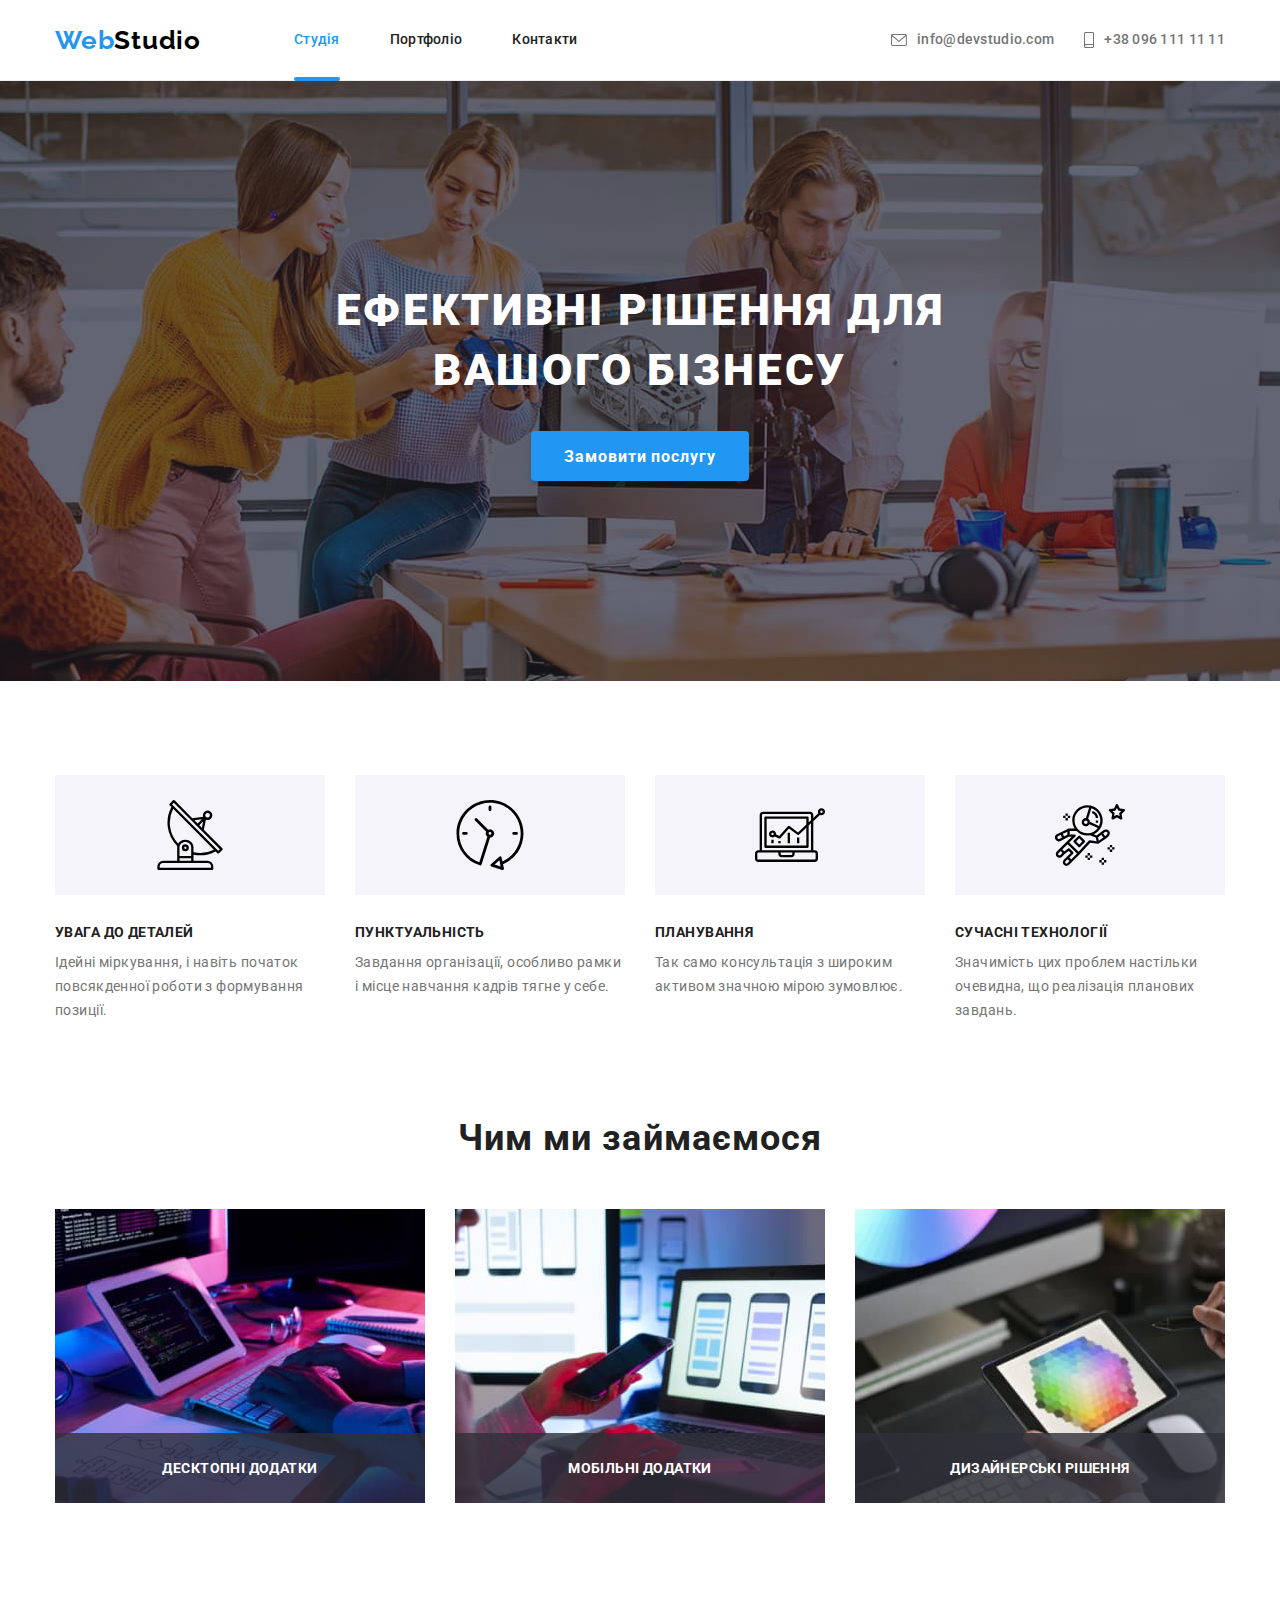
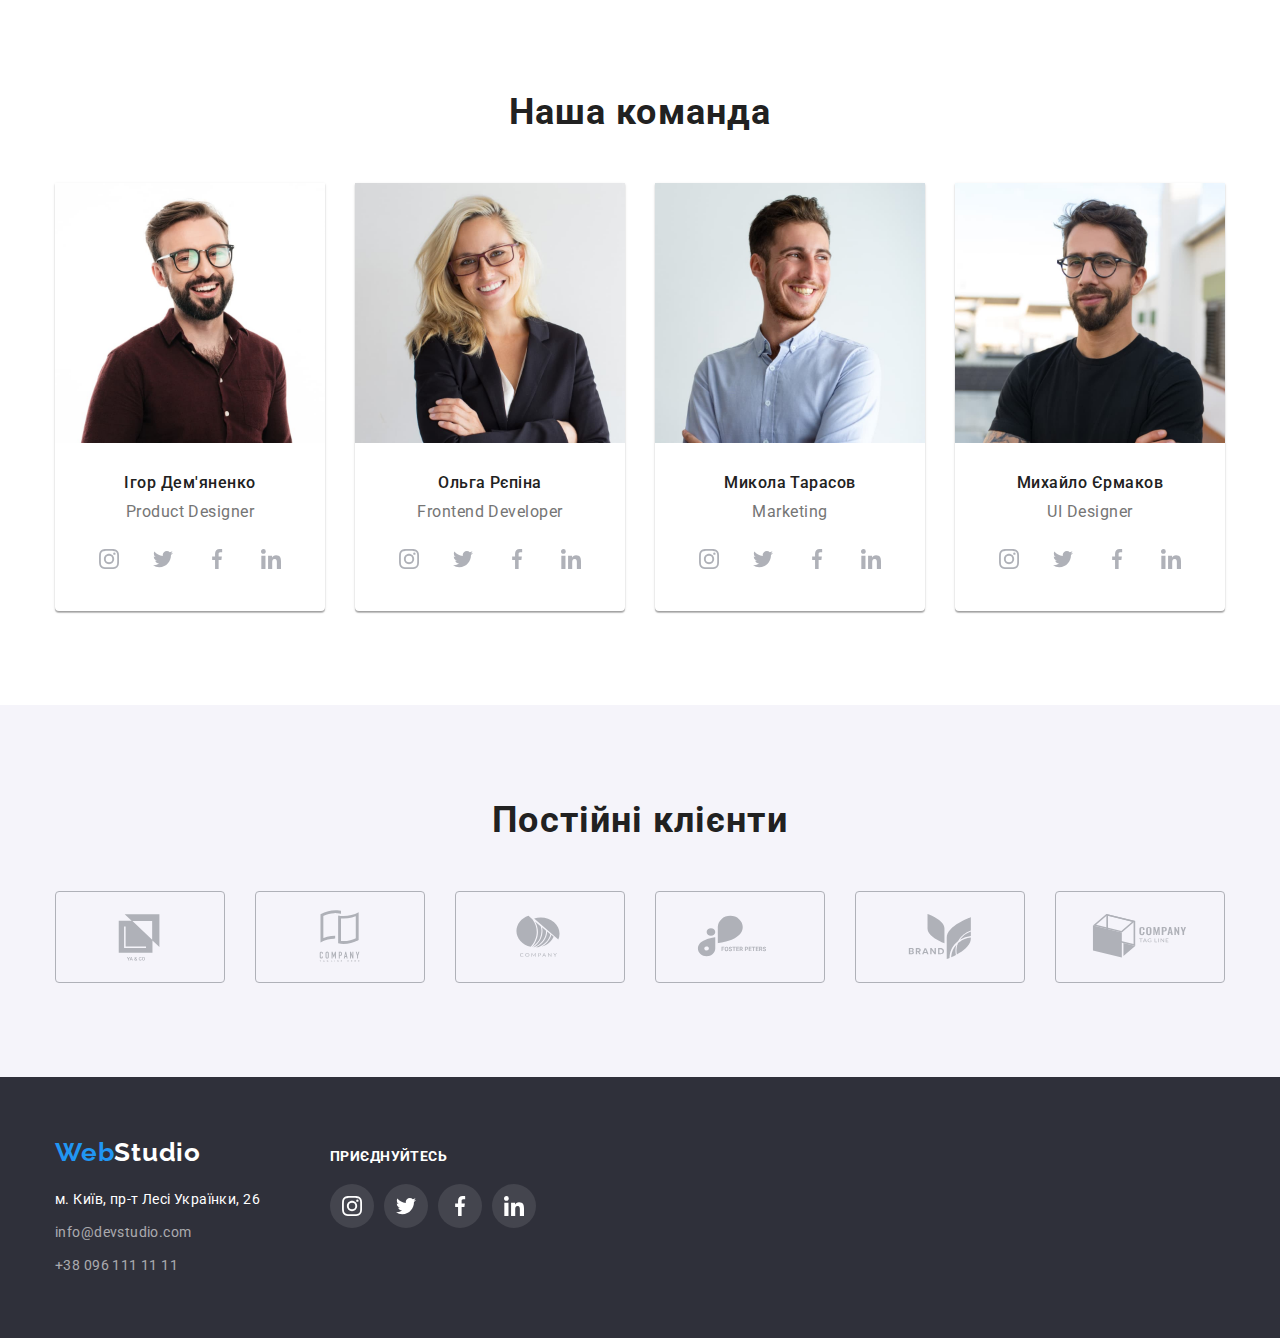
<file: index.html>
<!DOCTYPE html>
<html lang="uk">

<head>
  <meta charset="UTF-8" />
  <meta http-equiv="X-UA-Compatible" content="IE=edge" />
  <meta name="viewport" content="width=device-width, initial-scale=1.0" />
  <title>WebStudio</title>
  <link rel="preconnect" href="https://fonts.googleapis.com" />
  <link rel="preconnect" href="https://fonts.gstatic.com" crossorigin />
  <link href="https://fonts.googleapis.com/css2?family=Raleway:wght@700&family=Roboto:wght@400;500;700;900&display=swap"
    rel="stylesheet" />
  <link rel="stylesheet" href="./css/modern-normalize.css" />
  <link rel="stylesheet" href="./css/style.css" />
</head>

<body>
  <header class="header">
    <!--Навігація -->
    <div class="nav container">
      <a href="./index.html" class="logo link">Web<span class="last-word">Studio</span></a>
      <nav class="nav">
        <ul class="nav-list list">
          <li class="item">
            <a href="./index.html" class="link current">Студія</a>
          </li>
          <li class="item">
            <a href="./portfolio.html" class="link">Портфоліо</a>
          </li>
          <li class="item">
            <a href="" class="link">Контакти</a>
          </li>
        </ul>
      </nav>
      <ul class="contact-list list">
        <li class="item">
          <a href="mailto:info@devstudio.com" class="link">
            <svg class="contact-list-icon" width="16" height="12">
              <use href="./images/sprite.svg#envelope"></use>
            </svg>info@devstudio.com</a>
        </li>
        <li class="item">
          <a href="tel:+380961111111" class="link">
            <svg class="contact-list-icon" width="10" height="16">
              <use href="./images/sprite.svg#smartphone"></use>
            </svg>
            <p>+38 096 111 11 11</p>
          </a>
        </li>
      </ul>
    </div>
  </header>
  <main>
    <!--Герой-->
    <section class="hero-section">
      <div class="container">
        <h1 class="hero-title">Ефективні рішення для вашого бізнесу</h1>
        <button type="button" class="hero-button" data-modal-open>Замовити послугу</button>
      </div>
    </section>
    <!-- Модальне вікно -->
    <div class="backdroup is-hidden" data-modal>
      <div class="modal">
        <button class="modal-button" data-modal-close><svg class="close-button-icon" width="18" height="18">
            <use href="./images/sprite.svg#close-black-icon"></use>
          </svg></button>
      </div>
    </div>
    <!--Наші переваги-->
    <section class="section">
      <div class="advantage container">
        <h2 class="visually-hidden">Наші переваги</h2>
        <ul class="feature-list list">
          <li class="item">
            <div class="feature-list-theme">
              <svg class="feature-list-icon" width="70" height="70">
                <use href="./images/sprite.svg#antenna"></use>
              </svg>
            </div>
            <h3 class="title">Увага до деталей</h3>
            <p class="text">Ідейні міркування, і навіть початок повсякденної роботи з формування позиції.</p>
          </li>
          <li class="item">
            <div class="feature-list-theme">
              <svg class="feature-list-icon" width="70" height="70">
                <use href="./images/sprite.svg#clock"></use>
              </svg>
            </div>
            <h3 class="title">Пунктуальність</h3>
            <p class="text">Завдання організації, особливо рамки і місце навчання кадрів тягне у себе.</p>
          </li>
          <li class="item">
            <div class="feature-list-theme">
              <svg class="feature-list-icon" width="70" height="70">
                <use href="./images/sprite.svg#diagram"></use>
              </svg>
            </div>
            <h3 class="title">Планування</h3>
            <p class="text">Так само консультація з широким активом значною мірою зумовлює.</p>
          </li>
          <li class="item">
            <div class="feature-list-theme">
              <svg class="feature-list-icon" width="70" height="70">
                <use href="./images/sprite.svg#astronaut"></use>
              </svg>
            </div>
            <h3 class="title">Сучасні технології</h3>
            <p class="text">Значимість цих проблем настільки очевидна, що реалізація планових завдань.</p>
          </li>
        </ul>
      </div>
    </section>
    <!--Чим ми займаємося-->
    <section class="section neighborhood no-padding">
      <div class="activity container">
        <h2 class="section-title">Чим ми займаємося</h2>
        <ul class="activity-list list">
          <li class="item">
            <div class="activity-box">
              <img class="img" src="./images/activity/img1.jpg" alt="нотатка на папері" width="370" />
              <p class="activity-overlay">Десктопні додатки</p>
            </div>
          </li>
          <li class="item">
            <div class="activity-box">
              <img class="img" src="./images/activity/img2.jpg" alt="нотатка на ноутбуці" width="370" />
              <p class="activity-overlay">Мобільні додатки</p>
            </div>
          </li>
          <li class="item">
            <div class="activity-box">
              <img class="img" src="./images/activity/img3.jpg" alt="нотатка на планшеті" width="370" />
              <p class="activity-overlay">Дизайнерські рішення</p>
            </div>
          </li>
        </ul>
      </div>
    </section>
    <!--Наша команда-->
    <section class="section neighbor team">
      <div class="container">
        <h2 class="section-title">Наша команда</h2>
        <ul class="team-list list">
          <li class="item">
            <img class="img" src="./images/team/team1.jpg" alt="Ігор Дем'яненко" width="270" />
            <div class="item-list">
              <h3 class="title">Ігор Дем'яненко</h3>
              <p class="text">Product Designer</p>
              <ul class="socials-list list">
                <li class="social-item">
                  <a href="https://www.instagram.com" class="team-socials-link link" target="_blank"
                    rel="nofollow noopener noreferrer" aria-label="Instagram icon">
                    <svg class="social-icon" width="20" height="20">
                      <use href="./images/sprite.svg#instagram"></use>
                    </svg>
                  </a>
                </li>
                <li class="social-item">
                  <a href="https://twitter.com" class="team-socials-link link" target="_blank"
                    rel="nofollow noopener noreferrer" aria-label="Twitter icon">
                    <svg class="social-icon" width="20" height="20">
                      <use href="./images/sprite.svg#twitter"></use>
                    </svg>
                  </a>
                </li>
                <li class="social-item">
                  <a href="https://www.facebook.com" class="team-socials-link link" target="_blank"
                    rel="nofollow noopener noreferrer" aria-label="Facebook icon">
                    <svg class="social-icon" width="20" height="20">
                      <use href="./images/sprite.svg#facebook"></use>
                    </svg>
                  </a>
                </li>
                <li class="social-item">
                  <a href="https://pl.linkedin.com" class="team-socials-link link" target="_blank"
                    rel="nofollow noopener noreferrer" aria-label="Linkedin icon">
                    <svg class="social-icon" width="20" height="20">
                      <use href="./images/sprite.svg#linkedin"></use>
                    </svg>
                  </a>
                </li>
              </ul>
            </div>
          </li>
          <li class="item">
            <img class="img" src="./images/team/team2.jpg" alt="Ольга Рєпіна" width="270" />
            <div class="item-list">
              <h3 class="title">Ольга Рєпіна</h3>
              <p class="text">Frontend Developer</p>
              <ul class="socials-list list">
                <li class="social-item">
                  <a href="https://www.instagram.com" class="team-socials-link link" target="_blank"
                    rel="nofollow noopener noreferrer" aria-label="Instagram">
                    <svg class="social-icon" width="20" height="20">
                      <use href="./images/sprite.svg#instagram"></use>
                    </svg>
                  </a>
                </li>
                <li class="social-item">
                  <a href="https://twitter.com" class="team-socials-link link" target="_blank"
                    rel="nofollow noopener noreferrer" aria-label="Instagram">
                    <svg class="social-icon" width="20" height="20">
                      <use href="./images/sprite.svg#twitter"></use>
                    </svg>
                  </a>
                </li>
                <li class="social-item">
                  <a href="https://www.facebook.com" class="team-socials-link link" target="_blank"
                    rel="nofollow noopener noreferrer" aria-label="Instagram">
                    <svg class="social-icon" width="20" height="20">
                      <use href="./images/sprite.svg#facebook"></use>
                    </svg>
                  </a>
                </li>
                <li class="social-item">
                  <a href="https://pl.linkedin.com" class="team-socials-link link" target="_blank"
                    rel="nofollow noopener noreferrer" aria-label="Instagram">
                    <svg class="social-icon" width="20" height="20">
                      <use href="./images/sprite.svg#linkedin"></use>
                    </svg>
                  </a>
                </li>
              </ul>
            </div>
          </li>
          <li class="item">
            <img class="img" src="./images/team/team3.jpg" alt="Микола Тарасов" width="270" />
            <div class="item-list">
              <h3 class="title">Микола Тарасов</h3>
              <p class="text">Marketing</p>
              <ul class="socials-list list">
                <li class="social-item">
                  <a href="https://www.instagram.com" class="team-socials-link link" target="_blank"
                    rel="nofollow noopener noreferrer" aria-label="Instagram">
                    <svg class="social-icon" width="20" height="20">
                      <use href="./images/sprite.svg#instagram"></use>
                    </svg>
                  </a>
                </li>
                <li class="social-item">
                  <a href="https://twitter.com" class="team-socials-link link" target="_blank"
                    rel="nofollow noopener noreferrer" aria-label="Instagram">
                    <svg class="social-icon" width="20" height="20">
                      <use href="./images/sprite.svg#twitter"></use>
                    </svg>
                  </a>
                </li>
                <li class="social-item">
                  <a href="https://www.facebook.com" class="team-socials-link link" target="_blank"
                    rel="nofollow noopener noreferrer" aria-label="Instagram">
                    <svg class="social-icon" width="20" height="20">
                      <use href="./images/sprite.svg#facebook"></use>
                    </svg>
                  </a>
                </li>
                <li class="social-item">
                  <a href="https://pl.linkedin.com" class="team-socials-link link" target="_blank"
                    rel="nofollow noopener noreferrer" aria-label="Instagram">
                    <svg class="social-icon" width="20" height="20">
                      <use href="./images/sprite.svg#linkedin"></use>
                    </svg>
                  </a>
                </li>
              </ul>
            </div>
          </li>
          <li class="item">
            <img class="img" src="./images/team/team4.jpg" alt="Михайло Єрмаков" width="270" />
            <div class="item-list">
              <h3 class="title">Михайло Єрмаков</h3>
              <p class="text">UI Designer</p>
              <ul class="socials-list list">
                <li class="social-item">
                  <a href="https://www.instagram.com" class="team-socials-link link" target="_blank"
                    rel="nofollow noopener noreferrer" aria-label="Instagram">
                    <svg class="social-icon" width="20" height="20">
                      <use href="./images/sprite.svg#instagram"></use>
                    </svg>
                  </a>
                </li>
                <li class="social-item">
                  <a href="https://twitter.com" class="team-socials-link link" target="_blank"
                    rel="nofollow noopener noreferrer" aria-label="Instagram">
                    <svg class="social-icon" width="20" height="20">
                      <use href="./images/sprite.svg#twitter"></use>
                    </svg>
                  </a>
                </li>
                <li class="social-item">
                  <a href="https://www.facebook.com" class="team-socials-link link" target="_blank"
                    rel="nofollow noopener noreferrer" aria-label="Instagram">
                    <svg class="social-icon" width="20" height="20">
                      <use href="./images/sprite.svg#facebook"></use>
                    </svg>
                  </a>
                </li>
                <li class="social-item">
                  <a href="https://pl.linkedin.com" class="team-socials-link link" target="_blank"
                    rel="nofollow noopener noreferrer" aria-label="Instagram">
                    <svg class="social-icon" width="20" height="20">
                      <use href="./images/sprite.svg#linkedin"></use>
                    </svg>
                  </a>
                </li>
              </ul>
            </div>
          </li>
        </ul>
      </div>
    </section>
    <!-- Постійні клієнти -->
    <section class="section neighbor">
      <div class="container">
        <h2 class="section-title">Постійні клієнти</h2>
        <ul class="clients-list list">
          <li class="clients-list-item">
            <a href="#" class="clients-link link" target="_blank" rel="nofollow noopener noreferrer"
              aria-label="Clients company icon">
              <svg class="clients-icon" width="106" height="60">
                <use href="./images/sprite.svg#clients-logo-1"></use>
              </svg>
            </a>
          </li>
          <li class="clients-list-item">
            <a href="#" class="clients-link link" target="_blank" rel="nofollow noopener noreferrer"
              aria-label="Clients company icon">
              <svg class="clients-icon" width="106" height="60">
                <use href="./images/sprite.svg#clients-logo-2"></use>
              </svg>
            </a>
          </li>
          <li class="clients-list-item">
            <a href="#" class="clients-link link" target="_blank" rel="nofollow noopener noreferrer"
              aria-label="Clients company icon">
              <svg class="clients-icon" width="106" height="60">
                <use href="./images/sprite.svg#clients-logo-3"></use>
              </svg>
            </a>
          </li>
          <li class="clients-list-item">
            <a href="#" class="clients-link link" target="_blank" rel="nofollow noopener noreferrer"
              aria-label="Clients company icon">
              <svg class="clients-icon" width="106" height="60">
                <use href="./images/sprite.svg#clients-logo-4"></use>
              </svg>
            </a>
          </li>
          <li class="clients-list-item">
            <a href="#" class="clients-link link" target="_blank" rel="nofollow noopener noreferrer"
              aria-label="Clients company icon">
              <svg class="clients-icon" width="106" height="60">
                <use href="./images/sprite.svg#clients-logo-5"></use>
              </svg>
            </a>
          </li>
          <li class="clients-list-item">
            <a href="#" class="clients-link link" target="_blank" rel="nofollow noopener noreferrer"
              aria-label="Clients company icon">
              <svg class="clients-icon" width="106" height="60">
                <use href="./images/sprite.svg#clients-logo-6"></use>
              </svg>
            </a>
          </li>
        </ul>
      </div>
    </section>
  </main>
  <!--Підвал-->
  <footer class="footer">
    <div class="container">
      <div>
        <a href="./index.html" class="footer-logo logo link">Web<span class="last-word">Studio</span></a>
        <address>
          <ul class="footer-list list">
            <li class="item">
              <a href="https://goo.gl/maps/ds5fiVd6XjCEJLPA6" class="footer-map-link link" target="_blank"
                rel="noopener noreferrer nofollow">м. Київ, пр-т Лесі Українки, 26</a>
            </li>
            <li class="item">
              <a href="mailto:info@devstudio.com" class="footer-link link">info@devstudio.com</a>
            </li>
            <li class="item">
              <a href="tel:+380961111111" class="footer-link link">+38 096 111 11 11</a>
            </li>
          </ul>
        </address>
      </div>
      <div class="footer-social">
        <p class="text">приєднуйтесь</p>
        <ul class="socials-list list">
          <li class="social-item">
            <a href="https://www.instagram.com" class="footer-socials-link link" target="_blank"
              rel="nofollow noopener noreferrer" aria-label="Instagram icon">
              <svg class="social-icon" width="20" height="20">
                <use href="./images/sprite.svg#instagram"></use>
              </svg>
            </a>
          </li>
          <li class="social-item">
            <a href="https://twitter.com" class="footer-socials-link link" target="_blank"
              rel="nofollow noopener noreferrer" aria-label="Twitter icon">
              <svg class="social-icon" width="20" height="20">
                <use href="./images/sprite.svg#twitter"></use>
              </svg>
            </a>
          </li>
          <li class="social-item">
            <a href="https://www.facebook.com" class="footer-socials-link link" target="_blank"
              rel="nofollow noopener noreferrer" aria-label="Facebook icon">
              <svg class="social-icon" width="20" height="20">
                <use href="./images/sprite.svg#facebook"></use>
              </svg>
            </a>
          </li>
          <li class="social-item">
            <a href="https://pl.linkedin.com" class="footer-socials-link link" target="_blank"
              rel="nofollow noopener noreferrer" aria-label="Linkedin icon">
              <svg class="social-icon" width="20" height="20">
                <use href="./images/sprite.svg#linkedin"></use>
              </svg>
            </a>
          </li>
        </ul>
      </div>
    </div>
  </footer>
  <script src="./js/modal.js"></script>
</body>

</html>
</file>
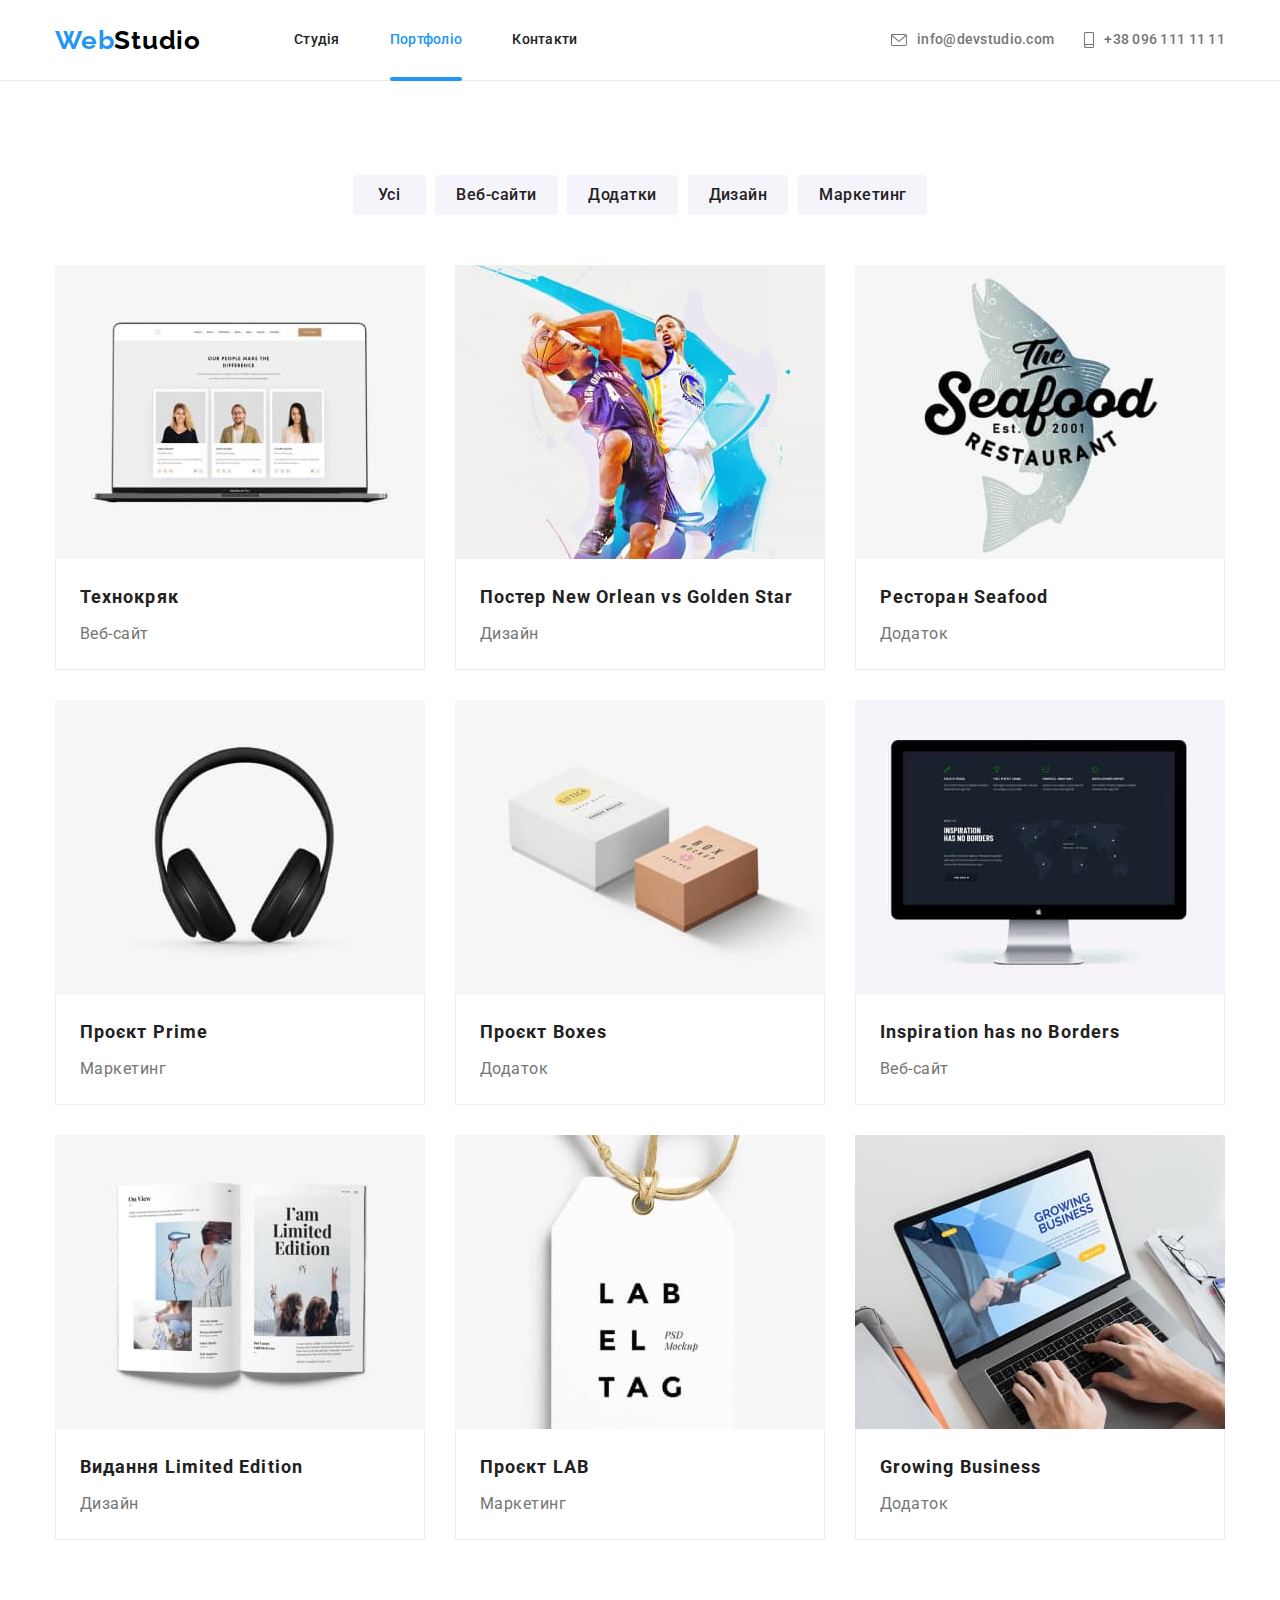
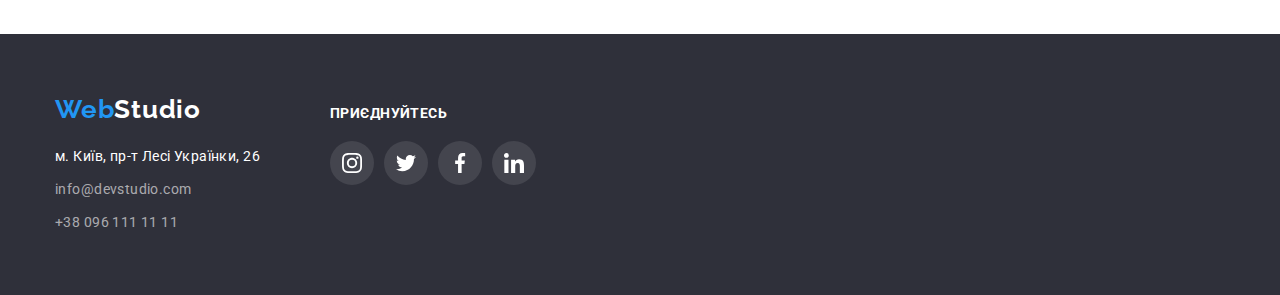
<file: portfolio.html>
<!DOCTYPE html>
<html lang="uk">

<head>
  <meta charset="UTF-8" />
  <meta http-equiv="X-UA-Compatible" content="IE=edge" />
  <meta name="viewport" content="width=device-width, initial-scale=1.0" />
  <title>WebStudio</title>
  <link rel="preconnect" href="https://fonts.googleapis.com" />
  <link rel="preconnect" href="https://fonts.gstatic.com" crossorigin />
  <link href="https://fonts.googleapis.com/css2?family=Raleway:wght@700&family=Roboto:wght@400;500;700;900&display=swap"
    rel="stylesheet" />
  <link rel="stylesheet" href="./css/modern-normalize.css" />
  <link rel="stylesheet" href="./css/style.css" />
</head>

<body>
  <header class="header">
    <!--Навігація -->
    <div class="nav container">
      <a href="./index.html" class="logo link">Web<span class="last-word">Studio</span></a>
      <nav class="nav">
        <ul class="nav-list list">
          <li class="item">
            <a href="./index.html" class="link">Студія</a>
          </li>
          <li class="item">
            <a href="./portfolio.html" class="link current">Портфоліо</a>
          </li>
          <li class="item">
            <a href="" class="link">Контакти</a>
          </li>
        </ul>
      </nav>
      <ul class="contact-list list">
        <li class="item">
          <a href="mailto:info@devstudio.com" class="link">
            <svg class="contact-list-icon" width="16" height="12">
              <use href="./images/sprite.svg#envelope"></use>
            </svg>
            <p>info@devstudio.com</p>
          </a>
        </li>
        <li class="item">
          <a href="tel:+380961111111" class="link">
            <svg class="contact-list-icon" width="10" height="16">
              <use href="./images/sprite.svg#smartphone"></use>
            </svg>
            <p>+38 096 111 11 11</p>
          </a>
        </li>
      </ul>
    </div>
  </header>
  <main>
    <!--Портфоліо-->
    <section class="section">
      <div class="container">
        <h1 class="visually-hidden">Портфоліо</h1>
        <ul class="list-portfolio list">
          <li class="portfolio-item">
            <button type="button" class="button btn">Усі</button>
          </li>
          <li class="portfolio-item">
            <button type="button" class="button btn">Веб-сайти</button>
          </li>
          <li class="portfolio-item">
            <button type="button" class="button btn">Додатки</button>
          </li>
          <li class="portfolio-item">
            <button type="button" class="button btn">Дизайн</button>
          </li>
          <li class="portfolio-item">
            <button type="button" class="button btn">Маркетинг</button>
          </li>
        </ul>
        <ul class="project-list list">
          <li class="project-list-item">
            <a href="" class="project-list-link">
              <div class="project-box">
                <img class="img" src="./images/portfolio/imgproject1.jpg" alt="зображення проекту 1" width="370"
                  height="294" />
                <p class="project-overlay">Ресурс пропонує комплексні пропозиції з різним рівнем функціоналу та
                  сервісів. Все це дозволить
                  відвідувачу отримати
                  вичерпні відомості про компанію чи приватну особу.</p>
              </div>
              <div class="border">
                <h2 class="project-title">Технокряк</h2>
                <p class="project-text">Веб-сайт</p>
              </div>
            </a>
          </li>
          <li class="project-list-item">
            <a href="" class="project-list-link">
              <div class="project-box">
                <img class="img" src="./images/portfolio/imgproject2.jpg" alt="зображення проекту 2" width="370"
                  height="294" />
                <p class="project-overlay">Ресурс пропонує комплексні пропозиції з різним рівнем функціоналу та
                  сервісів. Все це дозволить
                  відвідувачу отримати
                  вичерпні відомості про компанію чи приватну особу.</p>
              </div>
              <div class="border">
                <h2 class="project-title">Постер New Orlean vs Golden Star</h2>
                <p class="project-text">Дизайн</p>
              </div>
            </a>
          </li>
          <li class="project-list-item">
            <a href="" class="project-list-link">
              <div class="project-box">
                <img class="img" src="./images/portfolio/imgproject3.jpg" alt="зображення проекту 3" width="370"
                  height="294" />
                <p class="project-overlay">Ресурс пропонує комплексні пропозиції з різним рівнем функціоналу та
                  сервісів. Все це дозволить
                  відвідувачу отримати
                  вичерпні відомості про компанію чи приватну особу.</p>
              </div>
              <div class="border">
                <h2 class="project-title">Ресторан Seafood</h2>
                <p class="project-text">Додаток</p>
              </div>
            </a>
          </li>
          <li class="project-list-item">
            <a href="" class="project-list-link">
              <div class="project-box">
                <img class="img" src="./images/portfolio/imgproject4.jpg" alt="зображення проекту 4" width="370"
                  height="294" />
                <p class="project-overlay">Ресурс пропонує комплексні пропозиції з різним рівнем функціоналу та
                  сервісів. Все це дозволить
                  відвідувачу отримати
                  вичерпні відомості про компанію чи приватну особу.</p>
              </div>
              <div class="border">
                <h2 class="project-title">Проєкт Prime</h2>
                <p class="project-text">Маркетинг</p>
              </div>
            </a>
          </li>
          <li class="project-list-item">
            <a href="" class="project-list-link">
              <div class="project-box">
                <img class="img" src="./images/portfolio/imgproject5.jpg" alt="зображення проекту 5" width="370"
                  height="294" />
                <p class="project-overlay">Ресурс пропонує комплексні пропозиції з різним рівнем функціоналу та
                  сервісів. Все це дозволить
                  відвідувачу отримати
                  вичерпні відомості про компанію чи приватну особу.</p>
              </div>
              <div class="border">
                <h2 class="project-title">Проєкт Boxes</h2>
                <p class="project-text">Додаток</p>
              </div>
            </a>
          </li>
          <li class="project-list-item">
            <a href="" class="project-list-link">
              <div class="project-box">
                <img class="img" src="./images/portfolio/imgproject6.jpg" alt="зображення проекту 6" width="370"
                  height="294" />
                <p class="project-overlay">Ресурс пропонує комплексні пропозиції з різним рівнем функціоналу та
                  сервісів. Все це дозволить
                  відвідувачу отримати
                  вичерпні відомості про компанію чи приватну особу.</p>
              </div>
              <div class="border">
                <h2 class="project-title">Inspiration has no Borders</h2>
                <p class="project-text">Веб-сайт</p>
              </div>
            </a>
          </li>
          <li class="project-list-item">
            <a href="" class="project-list-link">
              <div class="project-box">
                <img class="img" src="./images/portfolio/imgproject7.jpg" alt="зображення проекту 7" width="370"
                  height="294" />
                <p class="project-overlay">Ресурс пропонує комплексні пропозиції з різним рівнем функціоналу та
                  сервісів. Все це дозволить
                  відвідувачу отримати
                  вичерпні відомості про компанію чи приватну особу.</p>
              </div>
              <div class="border">
                <h2 class="project-title">Видання Limited Edition</h2>
                <p class="project-text">Дизайн</p>
              </div>
            </a>
          </li>
          <li class="project-list-item">
            <a href="" class="project-list-link">
              <div class="project-box">
                <img class="img" src="./images/portfolio/imgproject8.jpg" alt="зображення проекту 8" width="370"
                  height="294" />
                <p class="project-overlay">Ресурс пропонує комплексні пропозиції з різним рівнем функціоналу та
                  сервісів. Все це дозволить
                  відвідувачу отримати
                  вичерпні відомості про компанію чи приватну особу.</p>
              </div>
              <div class="border">
                <h2 class="project-title">Проєкт LAB</h2>
                <p class="project-text">Маркетинг</p>
              </div>
            </a>
          </li>
          <li class="project-list-item">
            <a href="" class="project-list-link">
              <div class="project-box">
                <img class="img" src="./images/portfolio/imgproject9.jpg" alt="зображення проекту 9" width="370"
                  height="294" />
                <p class="project-overlay">Ресурс пропонує комплексні пропозиції з різним рівнем функціоналу та
                  сервісів. Все це дозволить
                  відвідувачу отримати
                  вичерпні відомості про компанію чи приватну особу.</p>
              </div>
              <div class="border">
                <h2 class="project-title">Growing Business</h2>
                <p class="project-text">Додаток</p>
              </div>
            </a>
          </li>
        </ul>
      </div>
    </section>
  </main>
  <footer class="footer">
    <div class="container">
      <div>
        <a href="./index.html" class="footer-logo logo link">Web<span class="last-word">Studio</span></a>
        <address>
          <ul class="footer-list list">
            <li class="item">
              <a href="https://goo.gl/maps/ds5fiVd6XjCEJLPA6" class="footer-map-link link" target="_blank"
                rel="noopener noreferrer nofollow">м. Київ, пр-т Лесі Українки, 26</a>
            </li>
            <li class="item">
              <a href="mailto:info@devstudio.com" class="footer-link link">info@devstudio.com</a>
            </li>
            <li class="item">
              <a href="tel:+380961111111" class="footer-link link">+38 096 111 11 11</a>
            </li>
          </ul>
        </address>
      </div>
      <div class="footer-social">
        <p class="text">приєднуйтесь</p>
        <ul class="socials-list list">
          <li class="social-item">
            <a href="https://www.instagram.com" class="footer-socials-link link" target="_blank"
              rel="nofollow noopener noreferrer" aria-label="Instagram icon">
              <svg class="social-icon" width="20" height="20">
                <use href="./images/sprite.svg#instagram"></use>
              </svg>
            </a>
          </li>
          <li class="social-item">
            <a href="https://twitter.com" class="footer-socials-link link" target="_blank"
              rel="nofollow noopener noreferrer" aria-label="Twitter icon">
              <svg class="social-icon" width="20" height="20">
                <use href="./images/sprite.svg#twitter"></use>
              </svg>
            </a>
          </li>
          <li class="social-item">
            <a href="https://www.facebook.com" class="footer-socials-link link" target="_blank"
              rel="nofollow noopener noreferrer" aria-label="Facebook icon">
              <svg class="social-icon" width="20" height="20">
                <use href="./images/sprite.svg#facebook"></use>
              </svg>
            </a>
          </li>
          <li class="social-item">
            <a href="https://pl.linkedin.com" class="footer-socials-link link" target="_blank"
              rel="nofollow noopener noreferrer" aria-label="Linkedin icon">
              <svg class="social-icon" width="20" height="20">
                <use href="./images/sprite.svg#linkedin"></use>
              </svg>
            </a>
          </li>
        </ul>
      </div>
    </div>
  </footer>
</body>

</html>
</file>
<file: css/style.css>
/* ГОЛОВНІ СТИЛІ */
h1,
h2,
h3,
h4,
h5,
h6,
p {
  margin-top: 0;
  margin-bottom: 0;
}
a {
  margin: 0;
  text-decoration: none;
}
:root {
  --timing-function: cubic-bezier(0.4, 0, 0.2, 1);
  --portfolio-border-color: #eeeeee;
  --link-color: #afb1b8;
  --secondary-text-color: #212121;
  --primary-text-color: #757575;
  --white-color: #ffffff;
  --black-color: #000000;
  --footer-text-color: rgba(255, 255, 255, 0.6);
  --accent-color: #2196f3;
  --hero-footer-background-color: #2f303a;
  --team-button-background-color: #f5f4fa;
  --hero-button-background-color: #188ce8;
}

body {
  font-family: 'Roboto', sans-serif;
  color: var(--primary-text-color);
  background-color: var(--white-color);
}

.list {
  padding: 0;
  margin: 0;
  list-style: none;
}

img {
  display: block;
}

.visually-hidden {
  position: absolute;
  width: 1px;
  height: 1px;
  margin: -1px;
  border: 0;
  padding: 0;
  white-space: nowrap;
  clip-path: inset(100%);
  clip: rect(0 0 0 0);
  overflow: hidden;
}
.container {
  padding-left: 15px;
  padding-right: 15px;
  margin-right: auto;
  margin-left: auto;
  width: 1200px;
}
.neighbor:nth-child(2n) {
  background-color: var(--team-button-background-color);
}

/* ХЕДЕР */

.header {
  border-bottom: 1px solid #ececec;
}

.nav.container {
  display: flex;
  align-items: center;
}

.logo {
  display: block;

  color: var(--accent-color);

  font-family: 'Raleway', sans-serif;
  font-weight: 700;
  font-size: 26px;
  line-height: 1.19;
  letter-spacing: 0.03em;
}

.logo > .last-word {
  color: var(--black-color);
}

.nav-list {
  display: flex;
  margin-left: 93px;
  gap: 50px;
}

.nav-list .link {
  display: block;
  padding-top: 32px;
  padding-bottom: 32px;
  height: 100%;

  color: var(--secondary-text-color);

  font-weight: 500;
  font-size: 14px;
  line-height: 1.14;
  letter-spacing: 0.02em;

  transition: color 250ms var(--timing-function);
}

.nav-list .link.current {
  color: var(--accent-color);
}
.item .current::after {
  position: absolute;
  left: 0;
  bottom: -1px;
  display: block;
  content: '';
  width: 100%;
  height: 4px;
  background-color: var(--accent-color);
  border-radius: 2px;
}
.nav-list > .item {
  position: relative;
}
.contact-list {
  display: flex;
  margin-left: auto;
  gap: 30px;
}
.contact-list .link {
  display: flex;
  align-items: center;

  color: var(--primary-text-color);

  transition: color 250ms var(--timing-function);
}
.contact-list-icon {
  margin-right: 10px;

  fill: currentColor;
}

.contact-list .link {
  color: var(--primary-text-color--);

  font-weight: 500;
  font-size: 14px;
  line-height: 1.14;
  letter-spacing: 0.02em;
}

.footer-list .link:hover,
.footer-list .link:focus,
.contact-list .link:hover,
.contact-list .link:focus,
.nav-list .link:hover,
.nav-list .link:focus {
  color: var(--accent-color);
}

/* ГЕРОЙ */
.hero-section {
  padding: 200px 0;
  max-width: 1600px;
  min-height: 600px;
  margin-left: auto;
  margin-right: auto;

  background-color: var(--hero-footer-background-color);
  background-image: linear-gradient(to bottom, rgba(47, 48, 58, 0.4), rgba(47, 48, 58, 0.4)), url('../images/hero-bg.jpg');
  background-repeat: no-repeat;
  background-position: center;
  background-size: cover;

  text-align: center;
}
.hero-title {
  max-width: 696px;
  margin: 0 auto 30px;

  color: var(--white-color);

  font-weight: 900;
  font-size: 44px;
  line-height: 1.36;
  text-align: center;
  letter-spacing: 0.06em;
  text-transform: uppercase;
}
.hero-button {
  display: inline-block;
  padding: 10px 32px;
  border-radius: 4px;
  box-shadow: 0px 4px 4px rgba(0, 0, 0, 0.15);
  border: 1px solid transparent;
  text-align: center;
  min-width: 216px;
  height: 50px;

  color: var(--white-color);
  background: var(--accent-color);

  font-family: inherit;
  font-weight: 700;
  font-size: 16px;
  line-height: 1.87;
  letter-spacing: 0.06em;

  transition: background-color 250ms var(--timing-function), box-shadow 250ms var(--timing-function);
}
.hero-button:hover,
.hero-button:focus {
  cursor: pointer;
  background-color: var(--hero-button-background-color);
}

/* Модальне вікно */
.backdroup {
  position: fixed;
  top: 0;
  left: 0;
  width: 100%;
  height: 100%;

  background-color: rgba(0, 0, 0, 0.2);
  backdrop-filter: blur(2px);

  opacity: 1;
  transition: opacity 250ms var(--timing-function), visibility 250ms var(--timing-function);
  z-index: 1;
}
.backdroup.is-hidden .modal {
  transform: translate(-50%, -50%) scale(0.9);
}
.modal {
  position: absolute;
  top: 50%;
  left: 50%;
  transform: translate(-50%, -50%) scale(1);
  transition: transform 250ms var(--timing-function);
  overflow: auto;

  min-width: 528px;
  min-height: 581px;
  border-radius: 4px;
  padding: 8px;

  background-color: var(--white-color);
  box-shadow: 0px 1px 3px rgba(0, 0, 0, 0.12), 0px 1px 1px rgba(0, 0, 0, 0.14), 0px 2px 1px rgba(0, 0, 0, 0.2);
}
.backdroup.is-hidden {
  visibility: hidden;
  opacity: 0;
  pointer-events: none;
}
.modal-button {
  position: absolute;
  top: 8px;
  right: 8px;
  display: flex;
  align-items: center;
  justify-content: center;
  padding: 0;

  min-width: 30px;
  min-height: 30px;
  border: 1px solid rgba(0, 0, 0, 0.1);
  border-radius: 50%;
  cursor: pointer;

  background-color: transparent;
}
.close-button-icon {
  fill: var(--black-color);
}
/* ПЕРЕВАГИ*/
.advantage.container {
  justify-content: space-between;
}

.section {
  padding: 94px 0px;
}
.feature-list {
  display: flex;
  gap: 30px;
  flex-wrap: wrap;
}
.feature-list > .item {
  width: 270px;
}
.feature-list .title {
  margin-bottom: 10px;

  color: var(--secondary-text-color);

  font-weight: 700;
  font-size: 14px;
  line-height: 1.14;
  letter-spacing: 0.03em;
  text-transform: uppercase;
}
.feature-list .text {
  font-size: 14px;
  line-height: 1.71;
  letter-spacing: 0.03em;
}
.feature-list-theme {
  display: flex;
  align-items: center;
  justify-content: center;
  margin-bottom: 30px;
  height: 120px;
  width: 270px;

  background-color: var(--team-button-background-color);
}
/* ЧИМ МИ ЗАЙМАЄМОСЯ */
.activity-box {
  position: relative;
}
.activity-overlay {
  position: absolute;
  padding: 27px 0;
  bottom: 0;
  width: 100%;
  height: 70px;
  overflow: auto;

  color: var(--white-color);
  background-color: rgba(47, 48, 58, 0.8);

  font-weight: 700;
  font-size: 14px;
  line-height: calc(16 / 14);
  text-align: center;
  letter-spacing: 0.03em;
  text-transform: uppercase;
}
.activity.container {
  justify-content: space-between;
}
.activity-list {
  display: flex;
  gap: 30px;
  flex-wrap: wrap;
}
.activity-list .img {
  max-width: 100%;
  height: auto;
}
.section.no-padding {
  padding: 0px 0px 94px 0px;
}
.section-title {
  margin-bottom: 50px;

  color: var(--secondary-text-color);

  font-weight: 700;
  font-size: 36px;
  line-height: 1.17;
  text-align: center;
  letter-spacing: 0.03em;
}
/* НАША КОМАНДА */
.team-list {
  display: flex;
  gap: 30px;
  justify-content: space-between;
  flex-wrap: wrap;
}
.item-list .title {
  margin-bottom: 10px;

  color: var(--secondary-text-color);

  font-size: 16px;
  font-weight: 500;
}
.team-list > .item {
  box-shadow: 0px 1px 3px rgba(0, 0, 0, 0.12), 0px 1px 1px rgba(0, 0, 0, 0.14), 0px 2px 1px rgba(0, 0, 0, 0.2);
  border-radius: 0px 0px 4px 4px;
  max-width: 270px;

  background-color: var(--white-color);

  font-size: 16px;
  line-height: 1.19;
  text-align: center;
  letter-spacing: 0.03em;
}
.team-list .text {
  margin-bottom: 16px;
}

.team-list .img {
  max-width: 100%;
  height: auto;
}
.item-list {
  padding: 30px 0;
}
.socials-list {
  display: flex;
  justify-content: center;
  flex-wrap: wrap;
  align-items: center;
  gap: 10px;
}
.team-socials-link {
  display: flex;
  align-items: center;
  justify-content: center;
  width: 44px;
  height: 44px;
  border-radius: 50%;

  color: var(--link-color);
  background-color: var(--white-color);

  transition-property: background-color, color;
  transition-duration: 250ms;
  transition-timing-function: var(--timing-function);
}
.social-icon {
  fill: currentColor;
}
.team-socials-link:hover,
.team-socials-link:focus {
  color: var(--white-color);
  background-color: var(--accent-color);
}

/* Постійні клієнти */
.clients-list {
  display: flex;
  align-items: center;
  justify-content: center;
  gap: 30px;
  flex-wrap: wrap;
}
.clients-link {
  display: flex;
  align-items: center;
  justify-content: center;
  width: 170px;
  height: 92px;

  color: var(--link-color);
  border: 1px solid var(--link-color);
  border-radius: 4px;

  transition-property: border-color, color;
  transition-duration: 250ms;
  transition-timing-function: var(--timing-function);
}
.clients-icon {
  fill: currentColor;
}
.clients-link:hover,
.clients-link:focus {
  color: var(--accent-color);
  border-color: var(--accent-color);
}

/* ФУТЕР */
.footer {
  padding: 60px 0;

  background: var(--hero-footer-background-color);
}

.footer-logo {
  margin-bottom: 20px;
}

.footer-logo .last-word {
  color: var(--white-color);
}

.footer-link {
  color: var(--footer-text-color);
}

.footer-map-link {
  color: var(--white-color);
}

.footer-list .link {
  display: block;

  font-size: 14px;
  line-height: 1.71;
  letter-spacing: 0.03em;
  font-style: normal;

  transition: color 250ms var(--timing-function);
}
.footer-list > .item:not(:last-child) {
  margin-bottom: 9px;
}
.footer .container {
  display: flex;
  align-items: baseline;
  gap: 70px;
}
.footer-social > .text {
  margin-bottom: 20px;

  color: var(--white-color);

  font-weight: 700;
  font-size: 14px;
  line-height: calc(16 / 14);
  letter-spacing: 0.03em;
  text-transform: uppercase;
}
.footer-socials-link {
  display: flex;
  align-items: center;
  justify-content: center;
  width: 44px;
  height: 44px;

  color: var(--white-color);
  background-color: rgba(255, 255, 255, 0.1);
  border-radius: 50%;

  transition: background-color 250ms var(--timing-function);
}
.footer-socials-link:hover,
.footer-socials-link:focus {
  background-color: var(--accent-color);
}

/* ПОРТФОЛІО */

.list-portfolio {
  display: flex;
  text-align: center;
  width: 575px;
  margin-left: auto;
  margin-right: auto;
  margin-bottom: 50px;
  gap: 8px;
  justify-content: space-between;
}
.portfolio-item > .button {
  display: inline-block;
  padding: 6px 20px;
  border: 1px solid transparent;
  border-radius: 4px;
  min-width: 73px;

  color: var(--secondary-text-color);
  background: var(--team-button-background-color);

  font-family: inherit;
  font-weight: 500;
  font-size: 16px;
  line-height: 1.63;
  letter-spacing: 0.03em;
  text-align: center;

  transition-property: background-color, color, box-shadow;
  transition-duration: 250ms;
  transition-timing-function: var(--timing-function);
}
.btn:hover,
.btn:focus {
  box-shadow: 0px 3px 1px rgba(0, 0, 0, 0.1), 0px 1px 2px rgba(0, 0, 0, 0.08), 0px 2px 2px rgba(0, 0, 0, 0.12);
  cursor: pointer;

  color: var(--white-color);
  background-color: var(--accent-color);
}
.project-list {
  display: flex;
  flex-wrap: wrap;
  gap: 30px;
}
.project-list-item .project-title {
  margin-bottom: 4px;

  color: var(--secondary-text-color);

  font-weight: 700;
  font-size: 18px;
  line-height: 2;
  letter-spacing: 0.06em;
}
.project-list-item .project-text {
  color: var(--primary-text-color);

  font-size: 16px;
  line-height: 1.88;
  letter-spacing: 0.03em;
}
.project-list-item .img {
  max-width: 100%;
  height: auto;
}
.project-list-item .border {
  padding: 20px 24px;
  border: 1px solid var(--portfolio-border-color);
  border-top: none;
}
.project-list-item {
  flex-basis: calc((100% - 60px) / 3);
}

.project-box {
  position: relative;
  overflow: hidden;
}
.project-overlay {
  position: absolute;
  top: 0;
  left: 0;
  padding: 63px 24px;
  width: 100%;
  height: 100%;

  transform: translateY(100%);
  transition: transform 250ms var(--timing-function);

  color: var(--white-color);
  background-color: rgba(33, 150, 243, 0.9);

  font-size: 18px;
  line-height: calc(28 / 18);
  letter-spacing: 0.03em;

  overflow: auto;
}
.project-list-link {
  display: block;
  transition: box-shadow 250ms var(--timing-function);
}
.project-list-link:hover,
.project-list-link:focus {
  box-shadow: 0px 1px 1px rgba(0, 0, 0, 0.12), 0px 4px 4px rgba(0, 0, 0, 0.06), 1px 4px 6px rgba(0, 0, 0, 0.16);
}
.project-list-link:hover .project-overlay,
.project-list-link:focus .project-overlay {
  transform: translateY(0);
}
</file>
